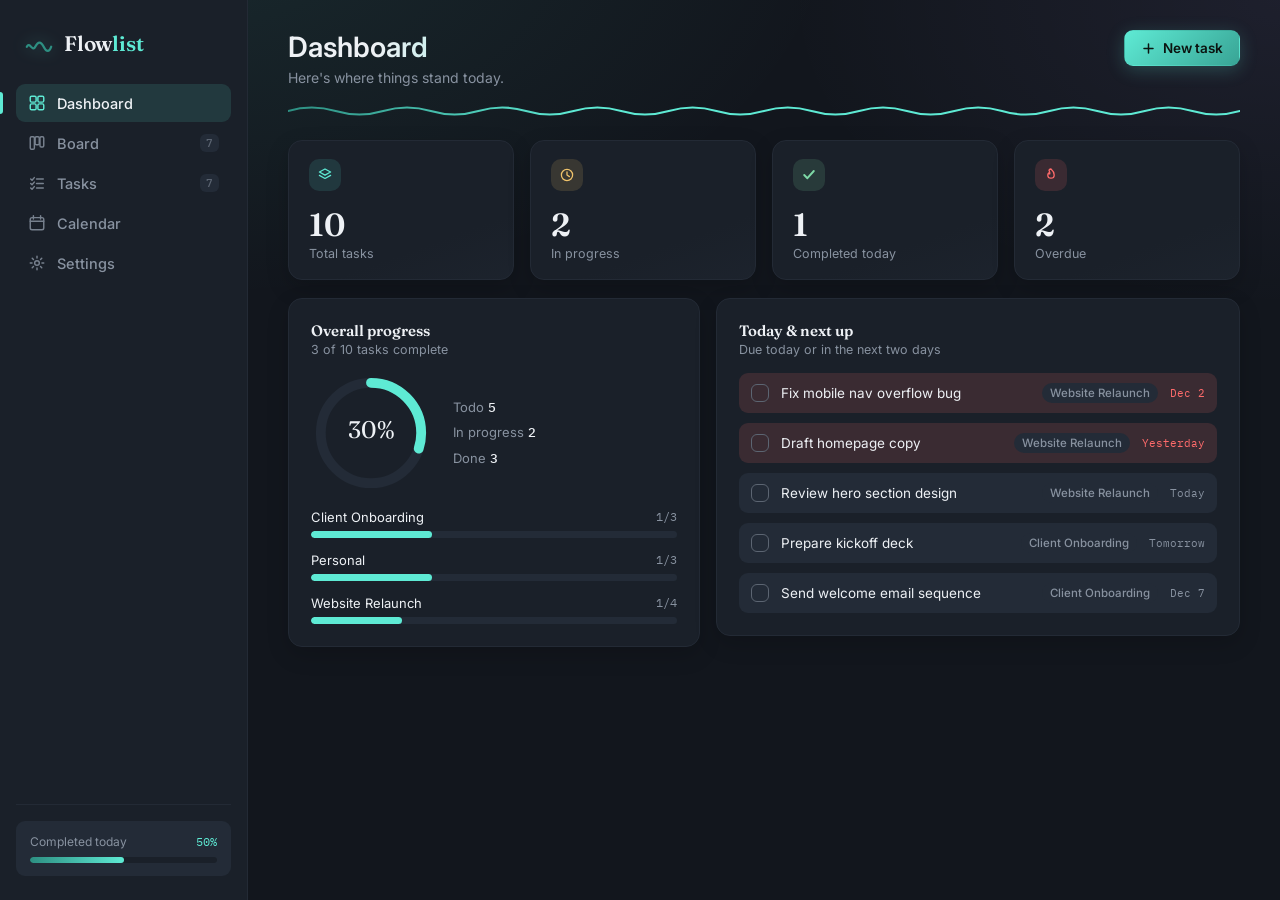
<file: index.html>
<!DOCTYPE html>
<html lang="en">
<head>
<meta charset="UTF-8">
<meta name="viewport" content="width=device-width, initial-scale=1.0">
<title>Flowlist</title>
<link rel="stylesheet" href="styles.css">
</head>
<body>

<div class="app">
  <aside class="sidebar" id="sidebar">
    <div class="brand">
      <svg class="brand-mark" viewBox="0 0 32 32" fill="none">
        <path d="M3 20c3-6 6 6 9 0s6-6 9 0 6 6 8 0" stroke="url(#lg)" stroke-width="2.4" stroke-linecap="round" fill="none"/>
        <defs><linearGradient id="lg" x1="3" y1="16" x2="29" y2="16"><stop stop-color="#2D8F82"/><stop offset="1" stop-color="#5EEAD4"/></linearGradient></defs>
      </svg>
      <div class="brand-name">Flow<em>list</em></div>
    </div>
    <nav class="nav" id="navList"></nav>
    <div class="sidebar-foot">
      <div class="mini-progress">
        <div class="mini-progress-top">
          <span class="mini-progress-label">Completed today</span>
          <span class="mini-progress-val" id="miniProgressVal">0%</span>
        </div>
        <div class="mini-bar"><div class="mini-bar-fill" id="miniProgressFill" style="width:0%"></div></div>
      </div>
    </div>
  </aside>

  <div class="app-main">
    <div class="topbar">
      <div style="display:flex;gap:14px;align-items:flex-start;">
        <button class="hamburger" id="hamburgerBtn" aria-label="Open menu">
          <svg viewBox="0 0 24 24" fill="none" stroke="currentColor" stroke-width="2" stroke-linecap="round"><line x1="3" y1="6" x2="21" y2="6"/><line x1="3" y1="12" x2="21" y2="12"/><line x1="3" y1="18" x2="21" y2="18"/></svg>
        </button>
        <div>
          <div class="topbar-title" id="topbarTitle">Dashboard</div>
          <div class="topbar-sub" id="topbarSub"></div>
        </div>
      </div>
      <div class="topbar-actions" id="topbarActions"></div>
    </div>

    <div class="flow-divider">
      <svg viewBox="0 0 1000 14" preserveAspectRatio="none">
        <path id="flowPath" d="M0 7 Q 25 0 50 7 T 100 7 T 150 7 T 200 7 T 250 7 T 300 7 T 350 7 T 400 7 T 450 7 T 500 7 T 550 7 T 600 7 T 650 7 T 700 7 T 750 7 T 800 7 T 850 7 T 900 7 T 950 7 T 1000 7"
          fill="none" stroke="url(#flowGrad)" stroke-width="2" stroke-linecap="round"/>
        <defs>
          <linearGradient id="flowGrad" x1="0" y1="0" x2="1000" y2="0" gradientUnits="userSpaceOnUse">
            <stop offset="0" stop-color="var(--accent-dim)"/>
            <stop offset="1" id="flowGradEnd" stop-color="var(--border)"/>
          </linearGradient>
        </defs>
      </svg>
    </div>

    <main id="mainContent"></main>
  </div>
</div>

<div class="modal-overlay" id="modalOverlay">
  <div class="modal" id="modalBody"></div>
</div>

<div class="toast-container" id="toastContainer"></div>

<script src="app.js"></script>
</body>
</html>
</file>
<file: styles.css>
@import url('https://fonts.googleapis.com/css2?family=Fraunces:opsz,wght@9..144,400;9..144,500;9..144,600;9..144,700&family=Inter:wght@400;500;600;700&family=IBM+Plex+Mono:wght@400;500&display=swap');

:root{
  --bg:#12161D;
  --surface:#1A2029;
  --surface-hi:#232B37;
  --surface-hover:#2A3341;
  --border:#2A323F;
  --border-soft:#232A35;
  --text:#EEF1F5;
  --text-muted:#8892A0;
  --text-faint:#5C6572;
  --accent:#5EEAD4;
  --accent-dim:#2D8F82;
  --accent-soft:rgba(94,234,212,0.12);
  --warm:#FF8F65;
  --warm-soft:rgba(255,143,101,0.14);
  --gold:#F0C36B;
  --gold-soft:rgba(240,195,107,0.14);
  --success:#7ED9A6;
  --success-soft:rgba(126,217,166,0.14);
  --danger:#FF6B6B;
  --danger-soft:rgba(255,107,107,0.14);
  --radius:14px;
  --radius-sm:9px;
  --shadow:0 12px 32px rgba(0,0,0,0.35);
  --sidebar-w:248px;
}

*{box-sizing:border-box;}
html,body{margin:0;padding:0;}
body{
  background:
    radial-gradient(1100px 620px at 14% -8%, rgba(94,234,212,0.09), transparent 60%),
    radial-gradient(900px 560px at 100% 0%, rgba(183,156,255,0.07), transparent 55%),
    var(--bg);
  background-attachment:fixed;
  color:var(--text);
  font-family:'Inter',-apple-system,sans-serif;
  min-height:100vh;
  -webkit-font-smoothing:antialiased;
}
::selection{background:var(--accent-soft);color:var(--text);}
::-webkit-scrollbar{width:10px;height:10px;}
::-webkit-scrollbar-thumb{background:var(--surface-hi);border-radius:8px;}
::-webkit-scrollbar-track{background:transparent;}

a,button{font-family:inherit;}
button{cursor:pointer;}
:focus-visible{outline:2px solid var(--accent);outline-offset:2px;}

h1,h2,h3{font-family:'Fraunces',serif;margin:0;letter-spacing:-0.01em;}

.mono{font-family:'IBM Plex Mono',monospace;}

/* ---------- Layout ---------- */
.app{display:flex;min-height:100vh;}

.sidebar{
  width:var(--sidebar-w);
  flex-shrink:0;
  background:var(--surface);
  border-right:1px solid var(--border-soft);
  display:flex;
  flex-direction:column;
  padding:24px 16px;
  position:sticky;
  top:0;
  height:100vh;
}
.brand{
  display:flex;align-items:center;gap:10px;
  padding:4px 8px 26px 8px;
}
.brand-mark{width:30px;height:30px;flex-shrink:0;filter:drop-shadow(0 0 8px rgba(94,234,212,0.35));}
.brand-name{
  font-family:'Fraunces',serif;font-size:21px;font-weight:600;
  letter-spacing:-0.01em;
}
.brand-name em{color:var(--accent);font-style:normal;}

.nav{display:flex;flex-direction:column;gap:2px;flex:1;}
.nav-item{
  display:flex;align-items:center;gap:11px;
  padding:10px 12px;border-radius:var(--radius-sm);
  color:var(--text-muted);background:transparent;border:none;
  font-size:14.5px;font-weight:500;text-align:left;width:100%;
  position:relative;transition:background .15s ease,color .15s ease;
}
.nav-item svg{width:18px;height:18px;flex-shrink:0;opacity:.85;}
.nav-item:hover{background:var(--surface-hover);color:var(--text);}
.nav-item.active{background:var(--accent-soft);color:var(--text);}
.nav-item.active svg{opacity:1;color:var(--accent);}
.nav-item.active::before{
  content:'';position:absolute;left:-16px;top:8px;bottom:8px;width:3px;
  background:var(--accent);border-radius:0 3px 3px 0;
}
.nav-count{
  margin-left:auto;font-family:'IBM Plex Mono',monospace;font-size:11px;
  color:var(--text-faint);background:var(--surface-hi);padding:2px 6px;border-radius:6px;
}

.sidebar-foot{
  border-top:1px solid var(--border-soft);padding-top:16px;margin-top:12px;
}
.mini-progress{
  background:var(--surface-hi);border-radius:var(--radius-sm);padding:13px 14px;
}
.mini-progress-top{display:flex;justify-content:space-between;align-items:baseline;margin-bottom:8px;}
.mini-progress-label{font-size:12px;color:var(--text-muted);}
.mini-progress-val{font-family:'IBM Plex Mono',monospace;font-size:12px;color:var(--accent);}
.mini-bar{height:6px;border-radius:4px;background:var(--surface);overflow:hidden;}
.mini-bar-fill{height:100%;background:linear-gradient(90deg,var(--accent-dim),var(--accent));border-radius:4px;transition:width .5s ease;}

/* ---------- Main ---------- */
.app-main{flex:1;min-width:0;display:flex;flex-direction:column;}
.topbar{
  display:flex;align-items:flex-start;justify-content:space-between;gap:16px;
  padding:30px 40px 0 40px;
}
.topbar-title{
  font-size:28px;font-weight:600;
  background:linear-gradient(90deg,var(--text) 40%,var(--accent) 160%);
  -webkit-background-clip:text;background-clip:text;color:transparent;
}
.topbar-sub{color:var(--text-muted);font-size:14px;margin-top:5px;}
.topbar-actions{display:flex;gap:10px;align-items:center;flex-shrink:0;}

.hamburger{display:none;background:var(--surface-hi);border:1px solid var(--border);border-radius:8px;padding:8px;color:var(--text);}
.hamburger svg{width:18px;height:18px;display:block;}

.btn{
  display:inline-flex;align-items:center;gap:7px;
  padding:9px 16px;border-radius:var(--radius-sm);border:1px solid transparent;
  font-size:13.5px;font-weight:600;transition:transform .1s ease, background .15s ease;
}
.btn svg{width:15px;height:15px;}
.btn:active{transform:scale(0.97);}
.btn-primary{
  background:linear-gradient(135deg,var(--accent) 0%,var(--accent-dim) 130%);
  color:#0B1410;
  box-shadow:0 4px 18px rgba(94,234,212,0.22);
}
.btn-primary:hover{filter:brightness(1.08);box-shadow:0 6px 22px rgba(94,234,212,0.32);}
.btn-ghost{background:var(--surface-hi);color:var(--text);border-color:var(--border);}
.btn-ghost:hover{background:var(--surface-hover);}
.btn-danger{background:var(--danger-soft);color:var(--danger);}
.btn-danger:hover{background:rgba(255,107,107,0.22);}
.btn-sm{padding:6px 11px;font-size:12.5px;}

/* flow divider */
.flow-divider{padding:18px 40px 0 40px;}
.flow-divider svg{width:100%;height:14px;display:block;}

main{padding:22px 40px 60px 40px;flex:1;}

.view{animation:fadeIn .35s ease;}
@keyframes fadeIn{from{opacity:0;transform:translateY(6px);}to{opacity:1;transform:none;}}
@media (prefers-reduced-motion:reduce){.view{animation:none;}*{animation-duration:.01ms !important;transition-duration:.01ms !important;}}

/* ---------- Cards / stats ---------- */
.grid{display:grid;gap:16px;}
.stats-row{grid-template-columns:repeat(4,1fr);margin-bottom:18px;}
.stat-card{
  background:linear-gradient(160deg,var(--surface) 0%,var(--surface) 70%,var(--surface-hi) 180%);
  border:1px solid var(--border-soft);border-radius:var(--radius);
  padding:18px 20px;box-shadow:0 8px 22px rgba(0,0,0,0.18);
  transition:transform .18s ease, box-shadow .18s ease, border-color .18s ease;
}
.stat-card:hover{transform:translateY(-2px);border-color:var(--border);box-shadow:0 14px 30px rgba(0,0,0,0.28);}
.stat-top{display:flex;justify-content:space-between;align-items:flex-start;}
.stat-icon{width:32px;height:32px;border-radius:10px;display:flex;align-items:center;justify-content:center;flex-shrink:0;}
.stat-icon svg{width:16px;height:16px;}
.stat-val{font-family:'Fraunces',serif;font-size:32px;font-weight:600;margin-top:14px;}
.stat-label{color:var(--text-muted);font-size:12.5px;margin-top:2px;}

.dash-grid{grid-template-columns:1.1fr 1.4fr;align-items:start;}
.card{
  background:var(--surface);border:1px solid var(--border-soft);border-radius:var(--radius);
  padding:22px;box-shadow:0 8px 22px rgba(0,0,0,0.16);
}
.card-title{font-size:15px;font-weight:600;font-family:'Fraunces',serif;margin-bottom:2px;}
.card-sub{font-size:12.5px;color:var(--text-muted);margin-bottom:16px;}

.ring-wrap{display:flex;align-items:center;gap:22px;}
.ring-wrap svg{width:120px;height:120px;flex-shrink:0;}
.ring-figure{font-family:'Fraunces',serif;font-size:15px;}
.ring-stats{font-size:13px;color:var(--text-muted);line-height:1.85;}
.ring-stats b{color:var(--text);font-family:'IBM Plex Mono',monospace;font-weight:500;}

.focus-list{display:flex;flex-direction:column;gap:10px;margin-top:2px;}
.focus-row{display:flex;align-items:center;gap:12px;padding:10px 12px;border-radius:var(--radius-sm);background:var(--surface-hi);}
.focus-row.overdue{background:var(--danger-soft);}
.focus-title{flex:1;font-size:13.5px;}
.focus-title.done{text-decoration:line-through;color:var(--text-faint);}
.focus-meta{font-size:11px;color:var(--text-muted);font-family:'IBM Plex Mono',monospace;}
.focus-row.overdue .focus-meta{color:var(--danger);}

.proj-bars{display:flex;flex-direction:column;gap:14px;margin-top:16px;}
.proj-bar-row{}
.proj-bar-top{display:flex;justify-content:space-between;font-size:13px;margin-bottom:6px;}
.proj-bar-top span:last-child{color:var(--text-muted);font-family:'IBM Plex Mono',monospace;font-size:12px;}
.proj-bar-track{height:7px;background:var(--surface-hi);border-radius:5px;overflow:hidden;}
.proj-bar-fill{height:100%;border-radius:5px;transition:width .5s ease;}

/* checkbox */
.chk{
  width:18px;height:18px;border-radius:6px;border:1.6px solid var(--text-faint);
  flex-shrink:0;display:flex;align-items:center;justify-content:center;background:transparent;
  transition:all .15s ease;
}
.chk svg{width:11px;height:11px;opacity:0;transition:opacity .1s ease;color:#0B1410;}
.chk.checked{background:var(--success);border-color:var(--success);}
.chk.checked svg{opacity:1;}

/* priority + status */
.dot{width:7px;height:7px;border-radius:50%;flex-shrink:0;}
.dot-high{background:var(--warm);}
.dot-medium{background:var(--gold);}
.dot-low{background:var(--text-faint);}
.tag{
  font-size:10.5px;font-weight:600;padding:3px 8px;border-radius:20px;text-transform:uppercase;letter-spacing:.04em;
  white-space:nowrap;
}
.tag-project{background:var(--surface-hi);color:var(--text-muted);text-transform:none;letter-spacing:0;font-weight:500;font-size:11.5px;}

/* ---------- Board ---------- */
.board{display:grid;grid-template-columns:repeat(3,1fr);gap:18px;align-items:start;}
.board-col{background:var(--surface);border:1px solid var(--border-soft);border-radius:var(--radius);padding:14px;min-height:120px;box-shadow:0 8px 20px rgba(0,0,0,0.14);}
.board-col.dragover{border-color:var(--accent);background:var(--surface-hi);}
.board-col-head{display:flex;align-items:center;gap:8px;padding:6px 6px 12px 6px;}
.board-col-head .dot{width:8px;height:8px;}
.board-col-head b{font-size:13.5px;font-weight:600;}
.board-col-head .count{margin-left:auto;font-family:'IBM Plex Mono',monospace;font-size:11.5px;color:var(--text-faint);}
.board-add{width:100%;text-align:left;background:transparent;border:1px dashed var(--border);border-radius:var(--radius-sm);
  color:var(--text-faint);font-size:12.5px;padding:8px 10px;margin-top:6px;transition:all .15s ease;}
.board-add:hover{border-color:var(--accent);color:var(--accent);}
.task-card{
  background:var(--surface-hi);border:1px solid var(--border-soft);border-radius:var(--radius-sm);
  padding:12px 13px;margin-bottom:9px;cursor:grab;transition:transform .12s ease,border-color .15s ease,box-shadow .12s ease;
}
.task-card:hover{border-color:var(--border);transform:translateY(-1px);box-shadow:0 6px 16px rgba(0,0,0,0.25);}
.task-card:active{cursor:grabbing;}
.task-card.dragging{opacity:.4;}
.task-card-top{display:flex;justify-content:space-between;gap:8px;margin-bottom:8px;}
.task-card-title{font-size:13.5px;line-height:1.4;}
.task-card-foot{display:flex;align-items:center;gap:8px;flex-wrap:wrap;}
.task-card-due{font-size:11px;color:var(--text-muted);font-family:'IBM Plex Mono',monospace;margin-left:auto;}
.task-card-due.overdue{color:var(--danger);}

/* ---------- Tasks list ---------- */
.filter-bar{display:flex;gap:10px;margin-bottom:16px;flex-wrap:wrap;align-items:center;}
.search-input{
  flex:1;min-width:180px;background:var(--surface);border:1px solid var(--border);border-radius:var(--radius-sm);
  padding:9px 13px 9px 36px;color:var(--text);font-size:13.5px;position:relative;
}
.search-wrap{position:relative;flex:1;min-width:200px;}
.search-wrap svg{position:absolute;left:12px;top:50%;transform:translateY(-50%);width:15px;height:15px;color:var(--text-faint);}
.search-wrap input{width:100%;background:var(--surface);border:1px solid var(--border);border-radius:var(--radius-sm);
  padding:9px 13px 9px 36px;color:var(--text);font-size:13.5px;}
select{
  background:var(--surface);border:1px solid var(--border);border-radius:var(--radius-sm);color:var(--text);
  padding:9px 12px;font-size:13px;font-family:inherit;
}
input,select,textarea{outline:none;}
input:focus,select:focus,textarea:focus{border-color:var(--accent);}

.task-list{display:flex;flex-direction:column;gap:8px;}
.task-row{
  display:flex;align-items:center;gap:13px;background:var(--surface);border:1px solid var(--border-soft);
  border-radius:var(--radius-sm);padding:12px 14px;
}
.task-row:hover{border-color:var(--border);}
.task-row-title{flex:1;font-size:13.5px;min-width:0;}
.task-row-title.done{color:var(--text-faint);text-decoration:line-through;}
.task-row-due{font-size:11.5px;font-family:'IBM Plex Mono',monospace;color:var(--text-muted);width:64px;flex-shrink:0;}
.task-row-due.overdue{color:var(--danger);}
.icon-btn{background:transparent;border:none;color:var(--text-faint);padding:5px;border-radius:6px;display:flex;}
.icon-btn:hover{color:var(--text);background:var(--surface-hi);}
.icon-btn svg{width:15px;height:15px;}

.empty-state{
  text-align:center;padding:60px 20px;color:var(--text-muted);
  border:1px dashed var(--border);border-radius:var(--radius);
}
.empty-state h3{font-size:17px;margin-bottom:6px;color:var(--text);}
.empty-state p{font-size:13.5px;margin:0 0 16px 0;}

/* ---------- Calendar ---------- */
.cal-head{display:flex;align-items:center;justify-content:space-between;margin-bottom:16px;}
.cal-nav{display:flex;align-items:center;gap:10px;}
.cal-title{font-size:17px;font-weight:600;font-family:'Fraunces',serif;min-width:150px;text-align:center;}
.cal-nav-btn{background:var(--surface-hi);border:1px solid var(--border);border-radius:8px;width:30px;height:30px;
  display:flex;align-items:center;justify-content:center;color:var(--text);}
.cal-nav-btn:hover{background:var(--surface-hover);}
.cal-nav-btn svg{width:14px;height:14px;}
.cal-grid{display:grid;grid-template-columns:repeat(7,1fr);gap:8px;}
.cal-dow{text-align:center;font-size:11px;color:var(--text-faint);font-weight:600;text-transform:uppercase;letter-spacing:.05em;padding-bottom:4px;}
.cal-cell{
  background:var(--surface);border:1px solid var(--border-soft);border-radius:10px;min-height:88px;padding:8px;
}
.cal-cell.pad{background:transparent;border-color:transparent;}
.cal-cell.today{border-color:var(--accent);}
.cal-daynum{font-size:12px;color:var(--text-muted);font-family:'IBM Plex Mono',monospace;margin-bottom:6px;}
.cal-cell.today .cal-daynum{color:var(--accent);font-weight:600;}
.cal-chip{
  font-size:10.5px;padding:3px 6px;border-radius:5px;margin-bottom:3px;white-space:nowrap;overflow:hidden;text-overflow:ellipsis;
}

/* ---------- Settings ---------- */
.settings-grid{display:flex;flex-direction:column;gap:16px;max-width:560px;}
.swatch-row{display:flex;gap:12px;margin-top:12px;}
.swatch{
  width:40px;height:40px;border-radius:50%;border:2px solid transparent;cursor:pointer;position:relative;flex-shrink:0;
}
.swatch.active{border-color:var(--text);}
.swatch.active::after{content:'';position:absolute;inset:-5px;border:1.5px solid var(--text-faint);border-radius:50%;}

/* ---------- Modal ---------- */
.modal-overlay{
  position:fixed;inset:0;background:rgba(8,10,14,0.6);backdrop-filter:blur(3px);
  display:none;align-items:flex-start;justify-content:center;z-index:100;padding:60px 20px;overflow-y:auto;
}
.modal-overlay.open{display:flex;}
.modal{
  background:var(--surface);border:1px solid var(--border);border-radius:var(--radius);
  padding:26px;width:100%;max-width:440px;box-shadow:var(--shadow);animation:modalIn .18s ease;
}
@keyframes modalIn{from{opacity:0;transform:translateY(-8px) scale(.98);}to{opacity:1;transform:none;}}
.modal-head{display:flex;justify-content:space-between;align-items:center;margin-bottom:18px;}
.modal-head h3{font-size:18px;}
.field{margin-bottom:14px;}
.field label{display:block;font-size:12px;color:var(--text-muted);margin-bottom:6px;font-weight:600;}
.field input,.field select,.field textarea{
  width:100%;background:var(--surface-hi);border:1px solid var(--border);border-radius:var(--radius-sm);
  padding:10px 12px;color:var(--text);font-size:13.5px;font-family:inherit;
}
.field textarea{resize:vertical;min-height:60px;}
.field-row{display:flex;gap:10px;}
.field-row .field{flex:1;}
.modal-foot{display:flex;justify-content:flex-end;gap:10px;margin-top:20px;}

/* ---------- Toast ---------- */
.toast-container{position:fixed;bottom:22px;right:22px;display:flex;flex-direction:column;gap:8px;z-index:200;}
.toast{
  background:var(--surface-hi);border:1px solid var(--border);color:var(--text);padding:11px 16px;
  border-radius:var(--radius-sm);font-size:13px;box-shadow:var(--shadow);animation:toastIn .2s ease;display:flex;align-items:center;gap:8px;
}
.toast svg{width:14px;height:14px;color:var(--accent);flex-shrink:0;}
@keyframes toastIn{from{opacity:0;transform:translateY(8px);}to{opacity:1;transform:none;}}

/* ---------- Responsive ---------- */
@media (max-width:900px){
  .sidebar{position:fixed;left:0;top:0;bottom:0;z-index:90;transform:translateX(-100%);transition:transform .2s ease;box-shadow:var(--shadow);}
  .sidebar.open{transform:translateX(0);}
  .hamburger{display:flex;}
  .topbar{padding:22px 20px 0 20px;}
  .flow-divider{padding:14px 20px 0 20px;}
  main{padding:18px 20px 50px 20px;}
  .stats-row{grid-template-columns:1fr 1fr;}
  .dash-grid{grid-template-columns:1fr;}
  .board{grid-template-columns:1fr;}
}
@media (max-width:520px){
  .stats-row{grid-template-columns:1fr;}
  .cal-cell{min-height:64px;}
  .topbar-title{font-size:22px;}
}
</file>
